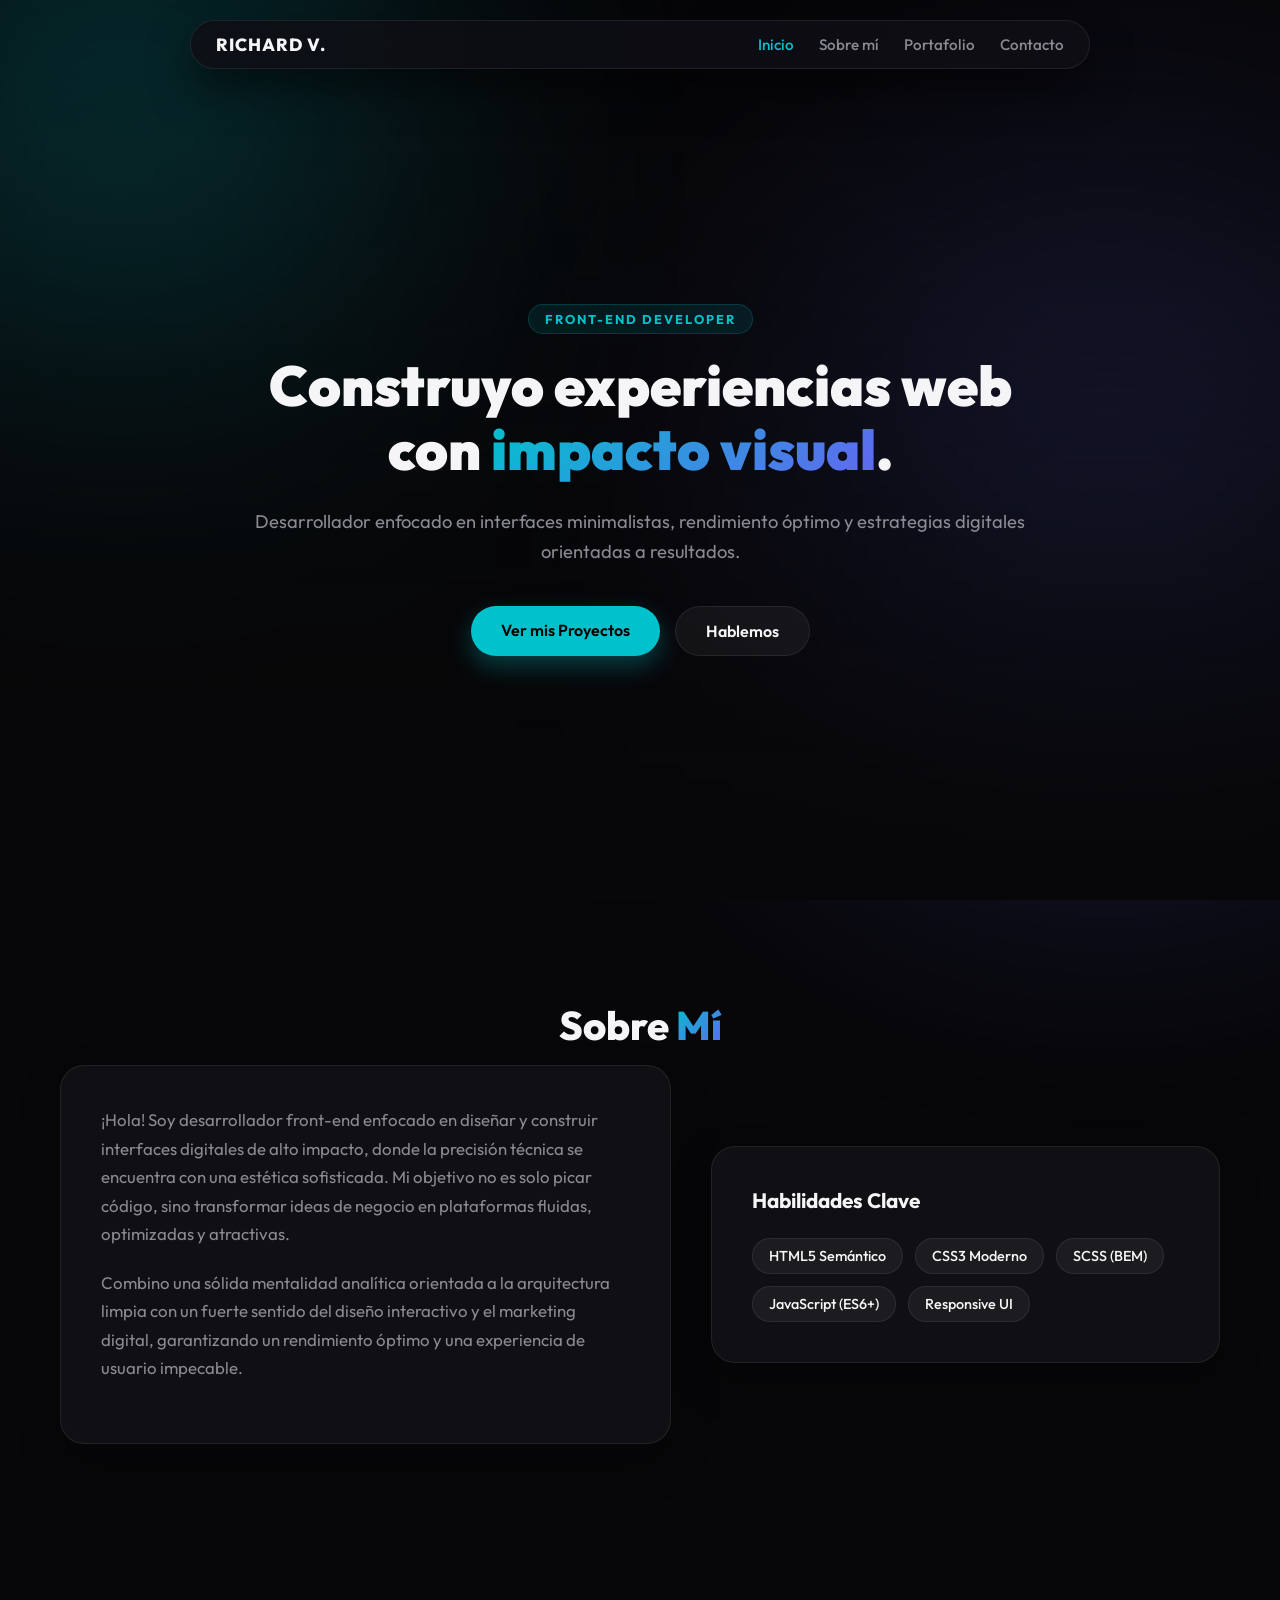
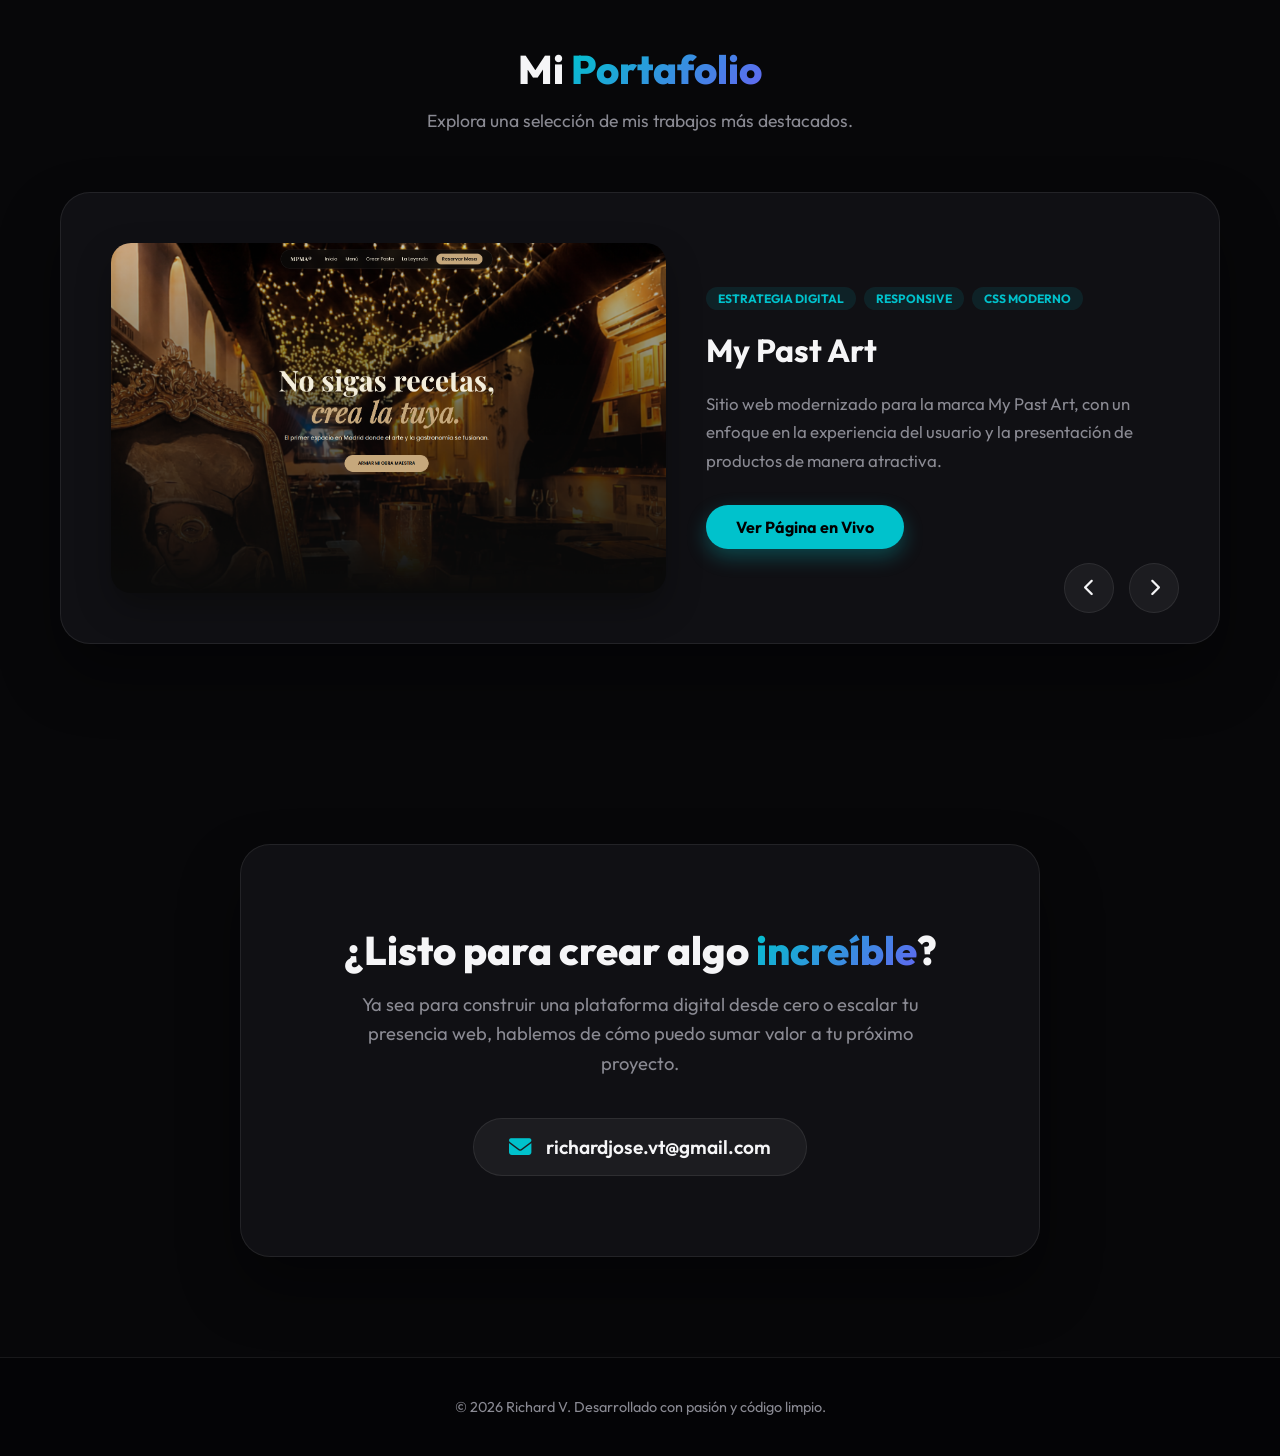
<file: index.html>
<!DOCTYPE html>
<html lang="es">
<head>
    <meta charset="UTF-8">
    <meta name="viewport" content="width=device-width, initial-scale=1.0">
    <title>Richard V. | Portafolio Premium</title>
    <link href="https://fonts.googleapis.com/css2?family=Outfit:wght@300;400;500;600;700;800;900&display=swap" rel="stylesheet">
    <link rel="stylesheet" href="https://cdnjs.cloudflare.com/ajax/libs/font-awesome/6.4.0/css/all.min.css">
    <link rel="stylesheet" href="style.css">
</head>
<body>
    <!-- Orbes luminosos de fondo (Gradients abstractos) -->
    <div class="glow-orb orb-cyan"></div>
    <div class="glow-orb orb-purple"></div>

    <!-- Header / Navbar Flotante (Glassmorphism) -->
    <header class="header">
        <nav class="nav-pill" id="navbar">
            <a href="#inicio" class="nav-brand">RICHARD V.</a>
            <div class="nav-links" id="nav-menu">
                <a href="#inicio" class="nav-link active">Inicio</a>
                <a href="#sobre-mi" class="nav-link">Sobre mí</a>
                <a href="#portafolio" class="nav-link">Portafolio</a>
                <a href="#contacto" class="nav-link">Contacto</a>
            </div>
            <button class="nav-toggle" id="nav-toggle" aria-label="Abrir menú">
                <i class="fa-solid fa-bars"></i>
            </button>
        </nav>
    </header>

    <main>
        <!-- SECCIÓN HERO -->
        <section id="inicio" class="hero">
            <div class="hero-content">
                <span class="badge">FRONT-END DEVELOPER</span>
                <h1 class="hero-title">Construyo experiencias web con <span class="gradient-text">impacto visual</span>.</h1>
                <p class="hero-desc">Desarrollador enfocado en interfaces minimalistas, rendimiento óptimo y estrategias digitales orientadas a resultados.</p>
                <div class="hero-actions">
                    <a href="#portafolio" class="btn-primary">Ver mis Proyectos</a>
                    <a href="#contacto" class="btn-secondary">Hablemos</a>
                </div>
            </div>
        </section>

        <!-- SECCIÓN SOBRE MÍ -->
        <section id="sobre-mi" class="about">
            <div class="section-container">
                <h2 class="section-title">Sobre <span class="gradient-text">Mí</span></h2>
                <div class="about-grid">
                    <div class="about-text-card">
                        <p>¡Hola! Soy desarrollador front-end enfocado en diseñar y construir interfaces digitales de alto impacto, donde la precisión técnica se encuentra con una estética sofisticada. Mi objetivo no es solo picar código, sino transformar ideas de negocio en plataformas fluidas, optimizadas y atractivas.</p>
                        <p>Combino una sólida mentalidad analítica orientada a la arquitectura limpia con un fuerte sentido del diseño interactivo y el marketing digital, garantizando un rendimiento óptimo y una experiencia de usuario impecable.</p>
                    </div>
                    <div class="skills-card">
                        <h3>Habilidades Clave</h3>
                        <div class="skills-grid">
                            <span class="skill-tag">HTML5 Semántico</span>
                            <span class="skill-tag">CSS3 Moderno</span>
                            <span class="skill-tag">SCSS (BEM)</span>
                            <span class="skill-tag">JavaScript (ES6+)</span>
                            <span class="skill-tag">Responsive UI</span>
                        </div>
                    </div>
                </div>
            </div>
        </section>

        <!-- SECCIÓN PORTAFOLIO (Carrusel Premium) -->
        <section id="portafolio" class="portfolio">
            <div class="section-container">
                <h2 class="section-title">Mi <span class="gradient-text">Portafolio</span></h2>
                <p class="section-subtitle">Explora una selección de mis trabajos más destacados.</p>
                
                <div class="portfolio-carousel-wrapper">
                    <div class="portfolio-track" id="track-proyectos">
                        <!-- Inyectado dinámicamente mediante script.js -->
                    </div>
                    <div class="carousel-arrows">
                        <button class="carousel-btn prev-btn" aria-label="Anterior"><i class="fa-solid fa-chevron-left"></i></button>
                        <button class="carousel-btn next-btn" aria-label="Siguiente"><i class="fa-solid fa-chevron-right"></i></button>
                    </div>
                </div>
            </div>
        </section>

        <!-- SECCIÓN CONTACTO -->
        <section id="contacto" class="contact">
            <div class="section-container">
                <div class="contact-box">
                    <h2 class="section-title">¿Listo para crear algo <span class="gradient-text">increíble</span>?</h2>
                    <p class="contact-desc">Ya sea para construir una plataforma digital desde cero o escalar tu presencia web, hablemos de cómo puedo sumar valor a tu próximo proyecto.</p>
                    <a href="mailto:richardjose.vt@gmail.com" class="contact-card-btn">
                        <i class="fa-solid fa-envelope"></i>
                        <span>richardjose.vt@gmail.com</span>
                    </a>
                </div>
            </div>
        </section>
    </main>

    <!-- FOOTER -->
    <footer class="footer">
        <p>&copy; 2026 Richard V. Desarrollado con pasión y código limpio.</p>
    </footer>

    <script src="script.js"></script>
</body>
</html>
</file>
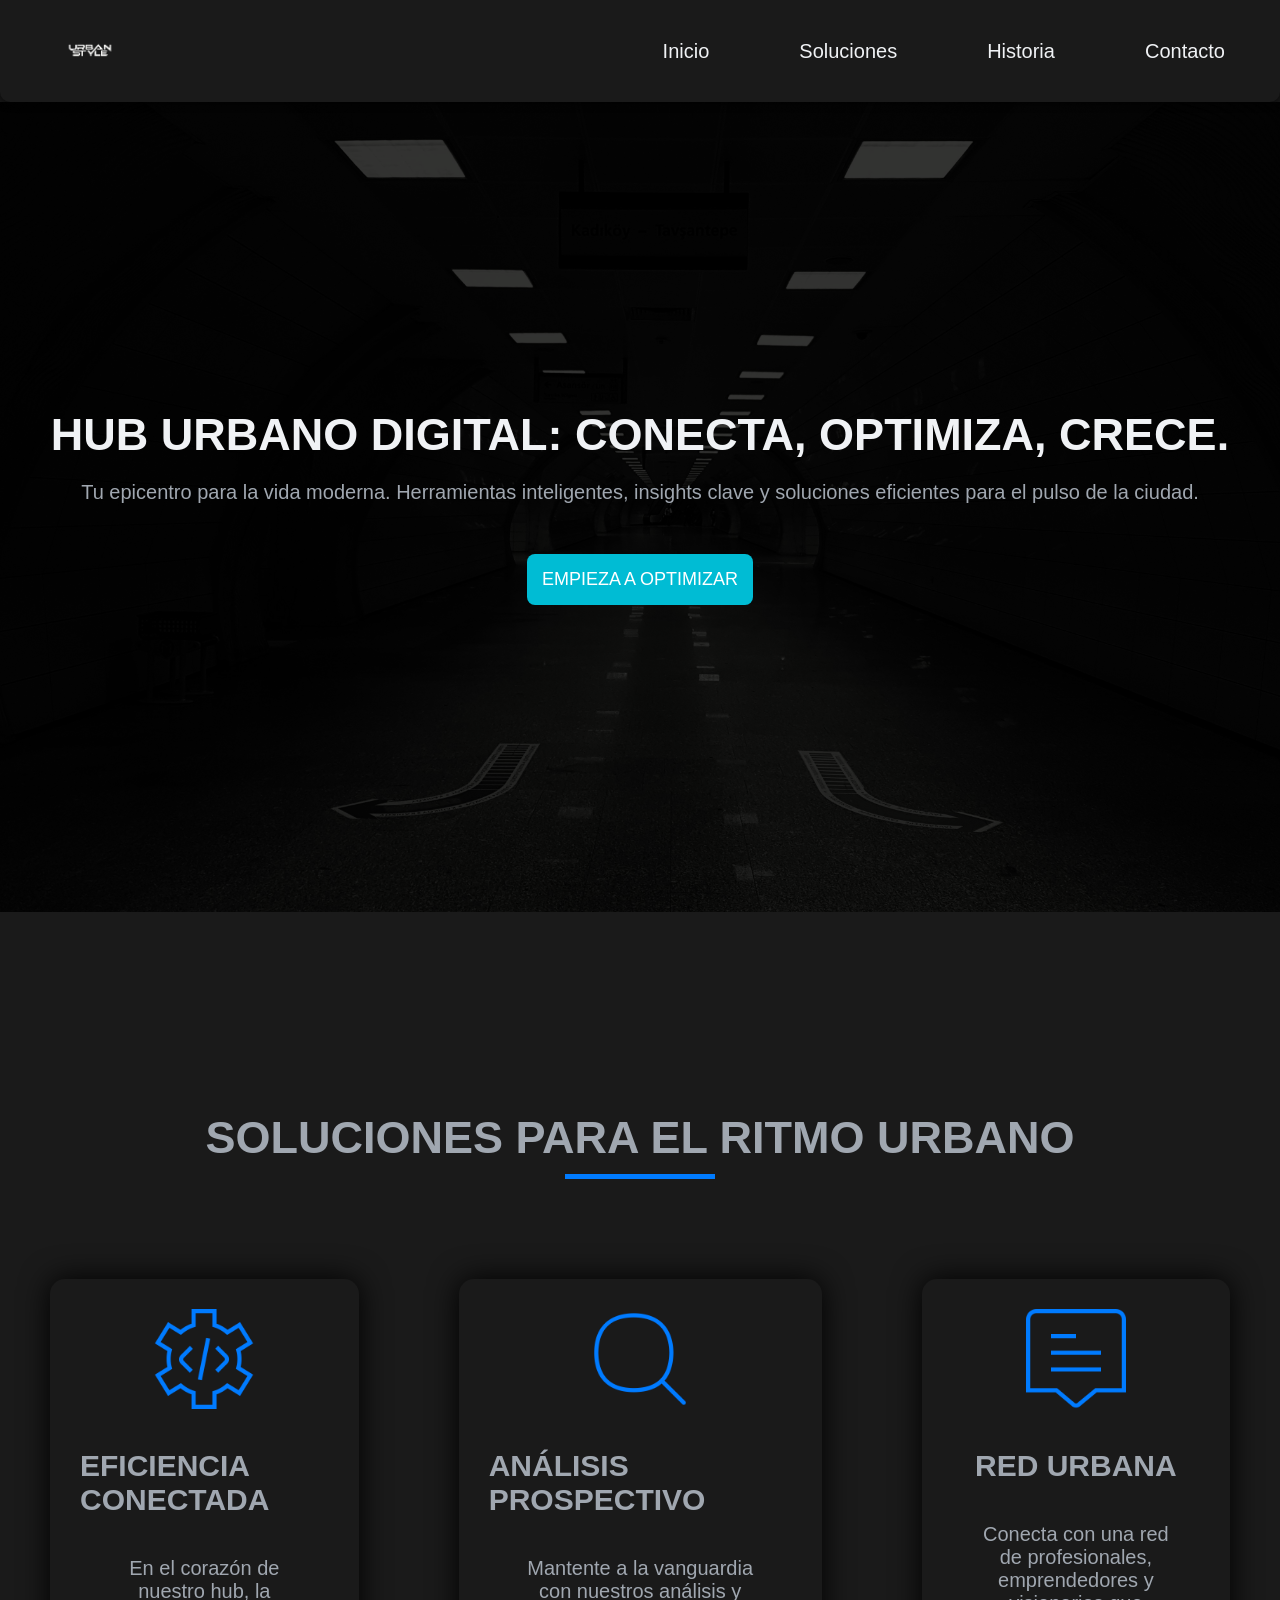
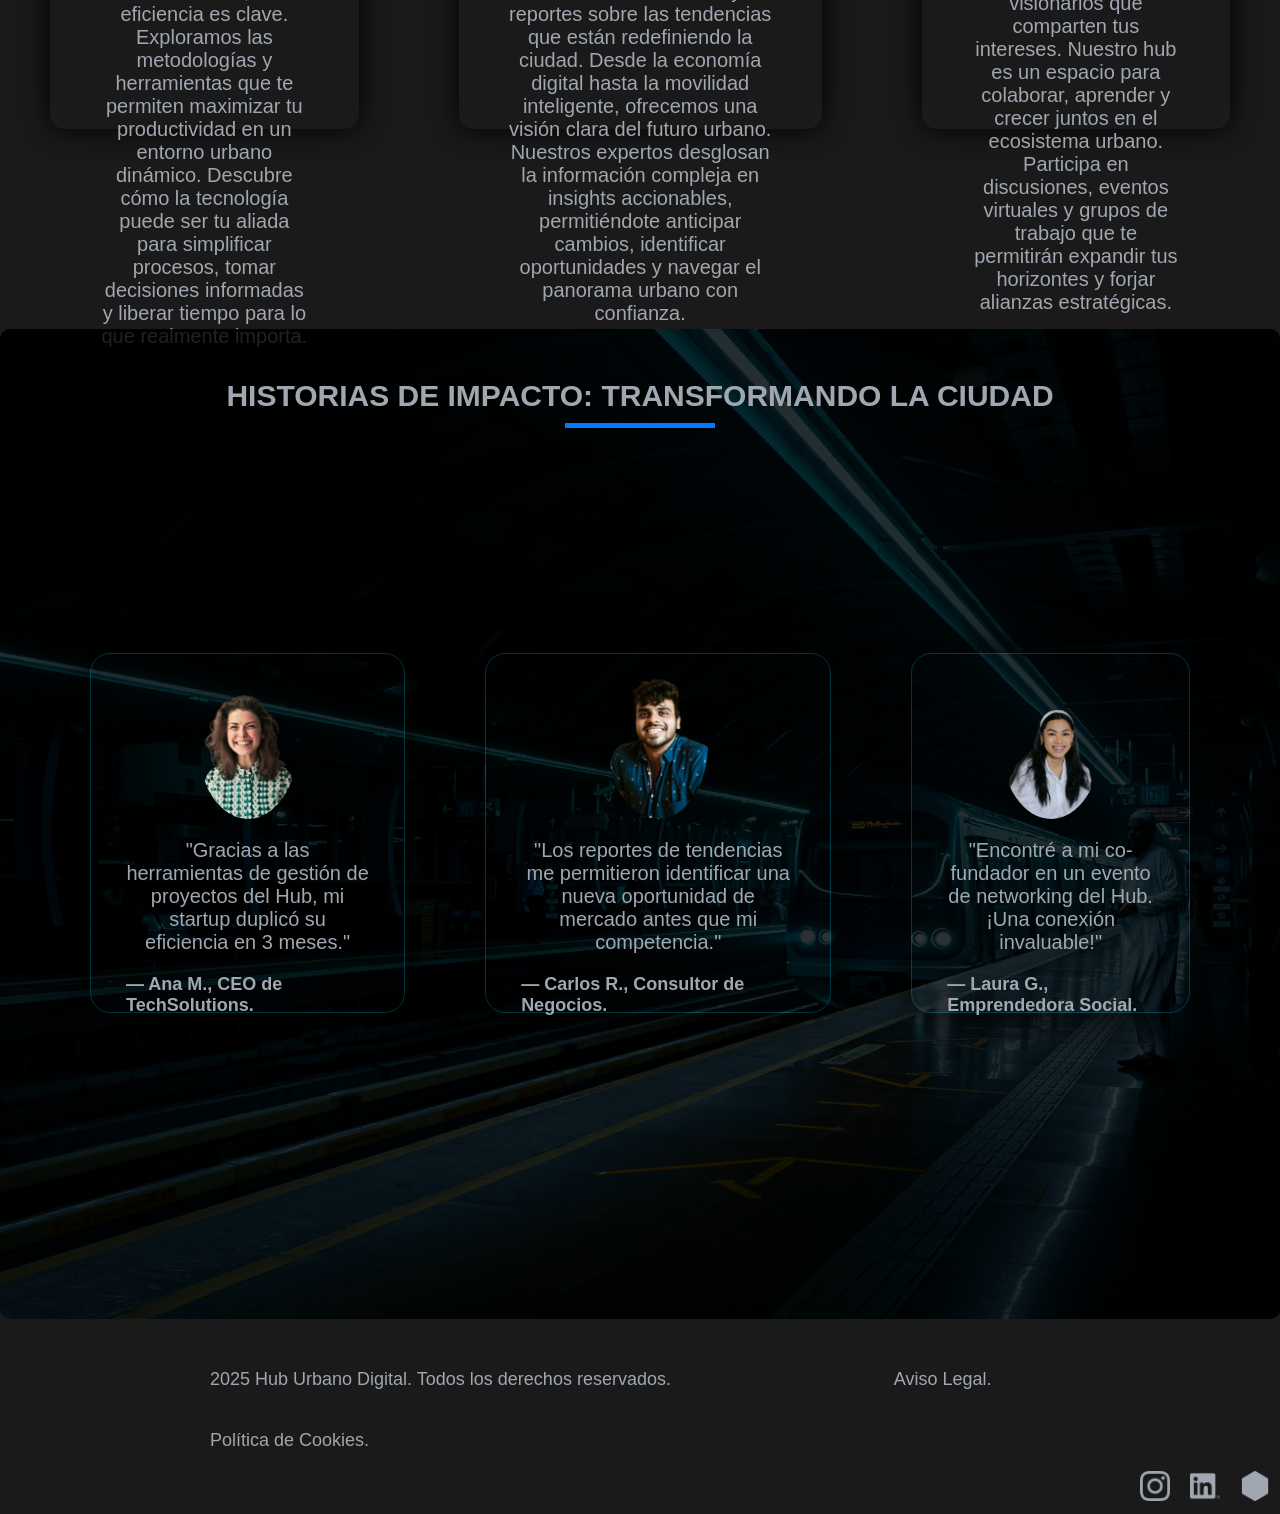
<file: Hub-Urbano-Digital/index.html>
<!DOCTYPE html>
<html lang="en">
<head>
    <meta charset="UTF-8">
    <meta name="viewport" content="width=device-width, initial-scale=1.0">
    <title>Hub Urbano Digital</title>
    <link rel="stylesheet" href="style.css">
</head>
<body>
    <header class="header">
        <input type="checkbox" class="header__checkbox" id="open__menu">
        <label for="open__menu" class="header__open-nav-button" role="button">=</label>
        <div class="header__logo-conteiner">
            <img src="Logo.png" class="header__logo">
        </div>
        <nav class="header__nav">
            <ul class="header__nav-list">
                <li class="header__nav-item"><a href="#">Inicio</a></li>
                <li class="header__nav-item"><a href="#">Soluciones</a></li>
                <li class="header__nav-item"><a href="#">Historia</a></li>
                <li class="header__nav-item"><a href="#">Contacto</a></li>
            </ul>
        </nav>
    </header>
    <main>
        <div class="overlay">

        </div>
        <div class="main__container">
            <h1>HUB URBANO DIGITAL: CONECTA, OPTIMIZA, CRECE.</h1>
            <p>Tu epicentro para la vida moderna. Herramientas inteligentes, insights clave y soluciones eficientes para el pulso de la ciudad.</p>
            <button>EMPIEZA  A  OPTIMIZAR</button>
        </div>
        

        <section>
            <h1 class="section__h1">SOLUCIONES PARA EL RITMO URBANO</h1>
            <div class="line__container">
                <div class="line">

                </div>
            </div>
            <div class="section__container">
                <div class="section__text">
                    <img src="ajustes.png" alt="lupa">
                    <h2>EFICIENCIA CONECTADA</h2>
                    <p>En el corazón de nuestro hub, la eficiencia es clave. Exploramos las metodologías y herramientas que te permiten maximizar tu productividad en un entorno urbano dinámico.

                    Descubre cómo la tecnología puede ser tu aliada para simplificar procesos, tomar decisiones informadas y liberar tiempo para lo que realmente importa.</p>
                </div>
                <div class="section__text">
                    <img src="lupa.png" alt="lupa">
                    <h2>ANÁLISIS PROSPECTIVO</h2>
                    <p>Mantente a la vanguardia con nuestros análisis y reportes sobre las tendencias que están redefiniendo la ciudad. Desde la economía digital hasta la movilidad inteligente, ofrecemos una visión clara del futuro urbano.

                    Nuestros expertos desglosan la información compleja en insights accionables, permitiéndote anticipar cambios, identificar oportunidades y navegar el panorama urbano con confianza.</p>
                </div>
                <div class="section__text">
                    <img src="burbuja_texto.png" alt="burbuja">
                    <h2>RED URBANA</h2>
                    <p>Conecta con una red de profesionales, emprendedores y visionarios que comparten tus intereses. Nuestro hub es un espacio para colaborar, aprender y crecer juntos en el ecosistema urbano.

                    Participa en discusiones, eventos virtuales y grupos de trabajo que te permitirán expandir tus horizontes y forjar alianzas estratégicas.</p>
                </div>
            </div>
        </section>

        <section>
            <div  class="section__img">
            <div class="overlay2">

            </div>
            <h1 class="section__container2_h1">HISTORIAS DE IMPACTO: TRANSFORMANDO LA CIUDAD</h1>
            <div class="line__container">
                <div class="line">

                </div>
            </div>
            <div class="section__container2">
                <div class="section__decla">
                    <img src="persona1.png" alt="1">
                    <div class="div__text">
                        <p>"Gracias a las herramientas de gestión de proyectos del Hub, mi startup duplicó su eficiencia en 3 meses."</p>
                        <h4>— Ana M., CEO de TechSolutions.</h4>
                    </div>
                    
                </div>
                <div class="section__decla">
                    <img src="persona2.png" alt="2">
                    <div class="div__text">
                        <p>"Los reportes de tendencias me permitieron identificar una nueva oportunidad de mercado antes que mi competencia."</p>
                    <h4>— Carlos R., Consultor de Negocios.</h4>
                    </div>
                    
                </div>
                <div class="section__decla">
                    <img src="Persona3.png" alt="">
                    <div class="div__text">
                        <p>"Encontré a mi co-fundador en un evento de networking del Hub. ¡Una conexión invaluable!"</p>
                    <h4>— Laura G., Emprendedora Social.</h4>
                    </div>
                    
                </div>
            </div>
            </div>
        </section>

    </main>
    <footer>
        <div class="footer__container">
            <div class="footer__text">
                <p> 2025 Hub Urbano Digital. Todos los derechos reservados.</p>
            </div>
            <div class="footer__text">
                <p> Aviso Legal.</p>
            </div>
            <div class="footer__text">
                <p> Política de Cookies.</p>
            </div>
            <div class="img__container">
                <div class="footer__text">
                <img src="instagram (1).png" alt="ig">
            </div>
            <div class="footer__text">
                <img src="linkedin.png" alt="lin">
            </div>
            <div class="footer__text">
                <img src="node-js.png" alt="nd">
            </div>
            </div>
            

            
        </div>
    </footer>
</body>
</html>
</file>
<file: style.css>
@charset "UTF-8";
* {
  margin: 0;
  padding: 0;
  box-sizing: border-box;
  font-family: "Outfit", sans-serif;
  scroll-behavior: smooth;
}

body {
  background-color: #070709;
  color: #f5f5f7;
  overflow-x: hidden;
  position: relative;
}

/* Orbes de fondo (Gradients abstractos premium) */
.glow-orb {
  position: fixed;
  border-radius: 50%;
  filter: blur(140px);
  z-index: -1;
  opacity: 0.35;
  pointer-events: none;
  animation: floatOrb 12s infinite alternate ease-in-out;
}
.glow-orb.orb-cyan {
  top: -10%;
  left: -10%;
  width: 500px;
  height: 500px;
  background: #00c2cc;
}
.glow-orb.orb-purple {
  bottom: 10%;
  right: -10%;
  width: 600px;
  height: 600px;
  background: #6366f1;
  animation-delay: -6s;
}

@keyframes floatOrb {
  0% {
    transform: translateY(0) scale(1);
  }
  100% {
    transform: translateY(40px) scale(1.1);
  }
}
.gradient-text {
  background: linear-gradient(135deg, #00c2cc, #6366f1);
  -webkit-background-clip: text;
  -webkit-text-fill-color: transparent;
}

/* NAVBAR PREMIUM (Isla Dinámica / Glassmorphism) */
/* NAVBAR DINÁMICO & GLASSMORPHISM */
.header {
  position: fixed;
  top: 20px;
  left: 0;
  width: 100%;
  z-index: 1000;
  display: flex;
  justify-content: center;
  padding: 0 20px;
  transition: top 0.4s ease;
}

.nav-pill {
  background: rgba(15, 15, 20, 0.85);
  backdrop-filter: blur(20px);
  -webkit-backdrop-filter: blur(20px);
  border: 1px solid rgba(255, 255, 255, 0.08);
  padding: 12px 25px;
  border-radius: 50px;
  display: flex;
  align-items: center;
  justify-content: space-between;
  width: 100%;
  max-width: 900px;
  box-shadow: 0 20px 40px rgba(0, 0, 0, 0.5);
  transition: all 0.4s cubic-bezier(0.16, 1, 0.3, 1);
  /* Estado dinámico cuando haces scroll */
}
.nav-pill.scrolled {
  padding: 8px 20px;
  background: rgba(10, 10, 12, 0.95);
  max-width: 700px;
  box-shadow: 0 15px 35px rgba(0, 0, 0, 0.7);
}
.nav-pill .nav-brand {
  color: #f5f5f7;
  font-weight: 800;
  text-decoration: none;
  font-size: 1.1rem;
  letter-spacing: 1px;
}
.nav-pill .nav-links {
  display: flex;
  gap: 25px;
}
.nav-pill .nav-links .nav-link {
  color: #8a8a93;
  text-decoration: none;
  font-size: 0.95rem;
  font-weight: 500;
  transition: color 0.3s ease;
}
.nav-pill .nav-links .nav-link:hover, .nav-pill .nav-links .nav-link.active {
  color: #00c2cc;
}
.nav-pill .nav-toggle {
  display: none;
  background: none;
  border: none;
  color: #f5f5f7;
  font-size: 1.3rem;
  cursor: pointer;
}

/* MEDIA QUERY PARA MÓVILES */
@media (max-width: 768px) {
  .nav-pill {
    border-radius: 20px;
    padding: 12px 20px;
  }
  .nav-pill.scrolled {
    padding: 10px 18px;
  }
  .nav-links {
    display: none !important; /* Oculto por defecto en celulares */
    position: absolute;
    top: 70px;
    left: 0;
    width: 100%;
    background: rgba(15, 15, 20, 0.98);
    backdrop-filter: blur(20px);
    flex-direction: column;
    padding: 25px;
    border-radius: 20px;
    border: 1px solid rgba(255, 255, 255, 0.08);
    text-align: center;
    gap: 20px;
    box-shadow: 0 20px 40px rgba(0, 0, 0, 0.8);
    /* Se activa solo cuando JavaScript añade la clase */
  }
  .nav-links.active {
    display: flex !important;
  }
  .nav-toggle {
    display: block !important;
  }
}
/* HERO SECTION */
.hero {
  min-height: 100vh;
  display: flex;
  align-items: center;
  justify-content: center;
  text-align: center;
  padding: 120px 20px 60px;
  background: linear-gradient(to bottom, rgba(7, 7, 9, 0.2), #070709);
}
.hero .hero-content {
  max-width: 800px;
}
.hero .hero-content .badge {
  display: inline-block;
  padding: 6px 16px;
  background: rgba(0, 194, 204, 0.1);
  color: #00c2cc;
  border: 1px solid rgba(0, 194, 204, 0.2);
  border-radius: 30px;
  font-size: 0.8rem;
  font-weight: 700;
  letter-spacing: 2px;
  margin-bottom: 20px;
}
.hero .hero-content .hero-title {
  font-size: 3.5rem;
  font-weight: 900;
  line-height: 1.15;
  margin-bottom: 25px;
}
@media (max-width: 768px) {
  .hero .hero-content .hero-title {
    font-size: 2.5rem;
  }
}
.hero .hero-content .hero-desc {
  font-size: 1.15rem;
  color: #8a8a93;
  margin-bottom: 40px;
  line-height: 1.6;
}
.hero .hero-content .hero-actions {
  display: flex;
  justify-content: center;
  gap: 15px;
}
.hero .hero-content .hero-actions a {
  padding: 14px 30px;
  border-radius: 30px;
  font-weight: 600;
  text-decoration: none;
  transition: all 0.3s ease;
}
.hero .hero-content .hero-actions .btn-primary {
  background: #00c2cc;
  color: #000;
  box-shadow: 0 10px 25px rgba(0, 194, 204, 0.3);
}
.hero .hero-content .hero-actions .btn-primary:hover {
  transform: translateY(-3px);
  box-shadow: 0 15px 30px rgba(0, 194, 204, 0.5);
}
.hero .hero-content .hero-actions .btn-secondary {
  background: rgba(255, 255, 255, 0.05);
  color: #f5f5f7;
  border: 1px solid rgba(255, 255, 255, 0.08);
}
.hero .hero-content .hero-actions .btn-secondary:hover {
  background: rgba(255, 255, 255, 0.1);
}

/* GENERAL SECTIONS CONTAINER */
.section-container {
  max-width: 1200px;
  margin: 0 auto;
  padding: 100px 20px;
}

.section-title {
  font-size: 2.5rem;
  font-weight: 800;
  text-align: center;
  margin-bottom: 15px;
}

.section-subtitle {
  text-align: center;
  color: #8a8a93;
  margin-bottom: 60px;
  font-size: 1.1rem;
}

/* SOBRE MÍ */
.about-grid {
  display: grid;
  grid-template-columns: 1.2fr 1fr;
  gap: 40px;
  align-items: center;
}
@media (max-width: 900px) {
  .about-grid {
    grid-template-columns: 1fr;
  }
}
.about-grid .about-text-card, .about-grid .skills-card {
  background: rgba(20, 20, 25, 0.75);
  backdrop-filter: blur(16px);
  border: 1px solid rgba(255, 255, 255, 0.08);
  padding: 40px;
  border-radius: 24px;
  box-shadow: 0 20px 40px rgba(0, 0, 0, 0.3);
}
.about-grid .about-text-card p, .about-grid .skills-card p {
  color: #8a8a93;
  line-height: 1.7;
  margin-bottom: 20px;
  font-size: 1.05rem;
}
.about-grid .skills-card h3 {
  font-size: 1.3rem;
  margin-bottom: 25px;
  color: #f5f5f7;
}
.about-grid .skills-card .skills-grid {
  display: flex;
  flex-wrap: wrap;
  gap: 12px;
}
.about-grid .skills-card .skills-grid .skill-tag {
  background: rgba(255, 255, 255, 0.05);
  border: 1px solid rgba(255, 255, 255, 0.08);
  padding: 8px 16px;
  border-radius: 30px;
  font-size: 0.9rem;
  font-weight: 500;
  color: #f5f5f7;
}

/* PORTAFOLIO CAROUSEL */
.portfolio-carousel-wrapper {
  position: relative;
  overflow: hidden;
  border-radius: 30px;
  background: rgba(20, 20, 25, 0.75);
  border: 1px solid rgba(255, 255, 255, 0.08);
  box-shadow: 0 30px 60px rgba(0, 0, 0, 0.4);
}
.portfolio-carousel-wrapper .portfolio-track {
  display: flex;
  transition: transform 0.6s cubic-bezier(0.16, 1, 0.3, 1);
}
.portfolio-carousel-wrapper .project-card {
  min-width: 100%;
  display: grid;
  grid-template-columns: 1.2fr 1fr;
  align-items: center;
  padding: 50px;
  gap: 40px;
}
@media (max-width: 900px) {
  .portfolio-carousel-wrapper .project-card {
    grid-template-columns: 1fr;
    padding: 30px;
  }
}
.portfolio-carousel-wrapper .project-card .project-img-container {
  width: 100%;
  height: 350px;
  border-radius: 20px;
  overflow: hidden;
  box-shadow: 0 15px 35px rgba(0, 0, 0, 0.3);
}
.portfolio-carousel-wrapper .project-card .project-img-container img {
  width: 100%;
  height: 100%;
  -o-object-fit: cover;
     object-fit: cover;
  transition: transform 0.5s ease;
}
.portfolio-carousel-wrapper .project-card .project-img-container img:hover {
  transform: scale(1.05);
}
.portfolio-carousel-wrapper .project-card .project-info .project-tags {
  display: flex;
  gap: 8px;
  margin-bottom: 20px;
  flex-wrap: wrap;
}
.portfolio-carousel-wrapper .project-card .project-info .project-tags span {
  background: rgba(0, 194, 204, 0.1);
  color: #00c2cc;
  padding: 4px 12px;
  border-radius: 20px;
  font-size: 0.75rem;
  font-weight: 700;
  text-transform: uppercase;
}
.portfolio-carousel-wrapper .project-card .project-info h3 {
  font-size: 2rem;
  margin-bottom: 20px;
  font-weight: 700;
}
.portfolio-carousel-wrapper .project-card .project-info p {
  color: #8a8a93;
  line-height: 1.7;
  margin-bottom: 30px;
  font-size: 1.05rem;
}
.portfolio-carousel-wrapper .project-card .project-info .btn-project {
  display: inline-block;
  padding: 12px 30px;
  background: #00c2cc;
  color: #000;
  font-weight: 700;
  text-decoration: none;
  border-radius: 30px;
  transition: 0.3s ease;
  box-shadow: 0 8px 20px rgba(0, 194, 204, 0.3);
}
.portfolio-carousel-wrapper .project-card .project-info .btn-project:hover {
  transform: translateY(-2px);
  box-shadow: 0 12px 25px rgba(0, 194, 204, 0.5);
}
.portfolio-carousel-wrapper .carousel-arrows {
  position: absolute;
  bottom: 30px;
  right: 40px;
  display: flex;
  gap: 15px;
  z-index: 10;
}
@media (max-width: 900px) {
  .portfolio-carousel-wrapper .carousel-arrows {
    position: relative;
    bottom: auto;
    right: auto;
    justify-content: center;
    margin-bottom: 20px;
  }
}
.portfolio-carousel-wrapper .carousel-arrows .carousel-btn {
  width: 50px;
  height: 50px;
  border-radius: 50%;
  background: rgba(255, 255, 255, 0.05);
  border: 1px solid rgba(255, 255, 255, 0.08);
  color: #f5f5f7;
  font-size: 1.1rem;
  cursor: pointer;
  transition: 0.3s ease;
  display: flex;
  align-items: center;
  justify-content: center;
}
.portfolio-carousel-wrapper .carousel-arrows .carousel-btn:hover {
  background: #00c2cc;
  color: #000;
  border-color: #00c2cc;
}

/* CONTACTO */
/* CONTACTO RESPONSIVO Y BLINDADO */
.contact-box {
  background: rgba(20, 20, 25, 0.75);
  backdrop-filter: blur(20px);
  border: 1px solid rgba(255, 255, 255, 0.08);
  padding: 80px 40px;
  border-radius: 30px;
  text-align: center;
  box-shadow: 0 30px 60px rgba(0, 0, 0, 0.4);
  max-width: 800px;
  margin: 0 auto;
  /* Ajuste clave para celulares */
}
@media (max-width: 768px) {
  .contact-box {
    padding: 40px 20px;
    border-radius: 20px;
  }
}
.contact-box .contact-desc {
  color: #8a8a93;
  font-size: 1.15rem;
  max-width: 600px;
  margin: 0 auto 40px;
  line-height: 1.6;
}
@media (max-width: 768px) {
  .contact-box .contact-desc {
    font-size: 0.95rem;
    margin-bottom: 30px;
  }
}
.contact-box .contact-card-btn {
  display: inline-flex;
  align-items: center;
  gap: 15px;
  padding: 16px 35px;
  background: rgba(255, 255, 255, 0.05);
  border: 1px solid rgba(255, 255, 255, 0.08);
  color: #f5f5f7;
  text-decoration: none;
  border-radius: 30px;
  font-size: 1.2rem;
  font-weight: 600;
  transition: 0.3s ease;
  max-width: 100%;
  word-break: break-word; /* Evita que el correo rompa el contenedor */
}
@media (max-width: 768px) {
  .contact-box .contact-card-btn {
    padding: 12px 20px;
    font-size: 0.95rem; /* Se reduce elegantemente en móviles */
    gap: 10px;
    border-radius: 20px;
  }
}
.contact-box .contact-card-btn i {
  color: #00c2cc;
  font-size: 1.4rem;
  flex-shrink: 0; /* Evita que el ícono se deforme */
}
.contact-box .contact-card-btn:hover {
  background: rgba(255, 255, 255, 0.1);
  transform: translateY(-3px);
  border-color: #00c2cc;
}

/* FOOTER */
.footer {
  border-top: 1px solid rgba(255, 255, 255, 0.08);
  padding: 40px 20px;
  text-align: center;
  color: #8a8a93;
  font-size: 0.9rem;
  background: rgba(5, 5, 7, 0.95);
}/*# sourceMappingURL=style.css.map */
</file>
<file: Hub-Urbano-Digital/style.css>
:root{
    --Blanco: #FFFFFF;
    --Gris_claro: #F0F2F5;
    --Gris_medio: #A0A7B0;
    --Negro_profundo: #1A1A1A;
    --Azul_eléctrico: #007BFF;
    --Cian_vibrante: #00BCD4;
    --Naranja_energético: #FF8C00;
    --Amarillo_vibrante: #FFD700;
    --Gris_oscuro: #333333;
    --Negro_para_títulos: #000000;
}





*{
    box-sizing: border-box;
    margin: 0;
    padding: 0;
    font-family: sans-serif;
}

html{
    font-size: 62.5%;
}

body{
    background-color: var(--Negro_profundo);
}

.header {
    background-color: var(--Negro_profundo);
    display: flex;
    justify-content: space-between;
    align-items: center;
    position: relative;
    z-index: 10;
    text-align: center;
    color: var(--Gris_claro);
    box-shadow: 0 0 10px var(--Negro_para_títulos);
    border-bottom-left-radius: 10px ;
    border-bottom-right-radius: 10px;
}

.header__open-nav-button {
    color: var(--marron);
    font-size: 3rem;
    font-weight: 600;
    position: absolute;
    right: 10px;
}

.header__checkbox{
    display: none;
}

.header__nav-list {
    display: flex;
    flex-direction: column;
    height: 40vh;
    margin: auto;
    justify-content: space-evenly;
    font-size: 'merriweather';
}

.header__nav {
    display: none;
    background-color: var(--Gris_claro);
    position: absolute;
    height: 100vh;
    width: 100vw;
    top: 0;
    z-index: -1;
    background-color: initial;
}

.header__checkbox:checked ~ .header__nav {
    display: flex;
    position: absolute;
    background-color: var(--Negro_profundo);
}



.header__logo {
    max-width: 100%;
    width: 60px;
    margin-left: 60px;
}

.header__nav-item {
    list-style: none;
}

.header__nav-item a{
    color: inherit;
    text-decoration: none;
    font-size: 30px;
    transition: color 0.4s;
}

.header__nav-item a:hover{
    color: var(--Cian_vibrante);
}



/*----- MEDIA -----*/

@media screen and (min-width: 600px){

    .header{
        display: flex;
        padding: 20px 0;
        animation: HeaderMovement both;
        animation-timeline: scroll();
        position: sticky;
        top: 0;
        animation-range: 10px 100px;
    }

    .header__nav {
        display: block;
        position: static;
        height: auto;
        width: auto;
        justify-content: space-between;
        z-index: auto;
    }

    .header__nav-list {
        flex-direction: row;
        height: auto;
        width: auto;
        gap: 20px;
        margin-right: 20px;
    }

    .header__open-nav-button {
        display: none;
    }

    .header__nav-item a{
        font-size: 2rem;
        padding: 5px;
        margin: 0 30px;
    }

    
    
}

/*--------------------------------------------------------------*/

.main__container{
    display: flex;
    flex-direction: column;
    background-image: url('main_img.jpg');
    background-size: cover;
    background-position: center;
    min-height: 90vh;
    align-items: center;
    justify-content: center;
}

.overlay{
    position: absolute;
    background-color: #000c;
    width: 100%;
    min-height: 90vh;
}

.main__container h1{
    color: var(--Gris_claro);
    margin-left: 22px;
    margin-right: 22px;
    font-size: 4.5rem;
    z-index: 1;
    text-align: center;
}

.main__container p{
    color: var(--Gris_medio);
    font-size: 2rem;
    z-index: 1;
    text-align: center;
    margin: 20px;
}

.main__container button{
    color: var(--Blanco);
    background-color: var(--Cian_vibrante);
    font-size: 1.8rem;
    font-weight: 500;
    z-index: 1;
    padding: 15px;
    border: none;
    border-radius: 8px;
    margin-top: 30px;
    transition: box-shadow 0.4s, background-color 0.4s;
}

.main__container button:hover{
    box-shadow: 0 0 15px var(--Cian_vibrante);
    background-color: var(--Azul_eléctrico);
    margin-top: 30px;
}

/*----------------------------------------------------------------------------------------*/

.section__h1{
    color: var(--Gris_medio);
    font-size: 3rem;
    margin-top: 100px;
    text-align: center;
}

.line__container{
    display: flex;
    align-items: center;
    justify-content: center;
    z-index: 1;
}

.line{
    background-color: var(--Azul_eléctrico);
    width: 150px;
    height: 5px;
    margin-top: 10px;
    z-index: 1;
}

.section__container{
    display: flex;
    flex-direction: column;
    margin-top: 100px;
}

.section__text{
    margin: 50px;
    display: flex;
    flex-direction: column;
    align-items: center;
    box-shadow: 0 0 30px var(--Negro_para_títulos);
    padding: 30px;
    border-radius: 15px;
    color: var(--Gris_medio);
    animation-name: aparecer;
    animation-timeline: scroll();
    scroll-timeline-name: --aparecer;
}

.section__text:hover{
    box-shadow: 0 0 50px var(--Negro_para_títulos);
}

.section__text h2{
    font-size: 2.5rem;
    margin-top: 40px;
    margin-bottom: 20px;
}

.section__text p{
    font-size: 1.6rem;
    text-align: center;
}

.section__text img{
    width: 100%;
    width: 100px;
    height: 100px;
}

@keyframes aparecer {
    from{
        opacity: 0;
    }

    to{
        opacity: 1;
    }
}

@media screen and (min-width:600px) {
    .section__text{
        height: 50vh;
    }

    .section__text h2{
        font-size: 3rem;
    }

    .section__text p{
        font-size: 2rem;
        margin: 20px
    }

    .section__container{
        flex-direction: row;
        margin-top: 50px;
        margin-bottom: 150px;
    }

    .section__h1{
        font-size: 4.5rem;
        margin-top: 200px;
    }

}

/*--------------------------------------------------------*/


.section__img{
    background-image: url('fondo_2.jpg');
    background-size: cover;
    background-position: center;
    height: 110vh;
    border-radius: 10px;
}

.overlay2{
    background-color: #000000cc;
    height: 110vh;
    width: 100%;
    position: absolute;
    border-radius: 10px;

}

.section__container2_h1{
    font-size: 3rem;
    color: var(--Gris_medio);
    text-align: center;
    margin-top: 100px;
    z-index: 1;
    position: relative;
    padding-top: 50px;
}

.section__container2{
    display: flex;
    flex-direction: column;
    align-items: center;
    justify-content: center;
    margin-top: 50px;
    z-index: 1;
}

.section__decla{
    display: flex;
    align-items: center;
    border: 1px solid #00BCD444;
    box-shadow: 0 0 50px var(--Negro_para_títulos);
    border-radius: 20px;
    color: var(--Gris_medio);
    margin: 25px;
    padding: 15px;
    z-index: 1;
}

.section__decla p{
    text-align: center;
    margin: 20px;
    font-size: 1.6rem;
}

.section__decla h4{
    margin-left: 20px;
    font-size: 1.3rem;
}

.section__decla img{
    width: 100%;
    width: 100px;
    border-radius: 100%;
}

.div__text h4{
    display: flex;
    flex-direction: column;
    align-items: center;
}

@media screen and (min-width: 600px) {
    .section__container2{
        flex-direction: row;
        margin: 50px;
        align-items: center;
        justify-content: center;
    }

    .section__decla{
        flex-direction: column;
        margin-top: 175px;
        height: 40vh;
        margin-left: 40px;
        margin-right: 40px;
    }

    .section__decla p{
        font-size: 2rem;
    }

    .section__decla h4{
        font-size: 1.8rem;
    }
}

/*-----------------------------------------------------*/

.footer__container{
    background-color: var(--Negro_profundo);
    height: 19vh;
    width: 100%;
    padding-top: 20px;

}



.footer__text{
    display: flex;
    flex-direction: column;
    color: var(--Gris_medio);
    text-align: center;
    margin: 10px;
    font-size: 1.2rem;
}

.footer__text img{
    width: 100%;
    width: 30px;
}

.img__container{
    display: flex;
    align-items: center;
    justify-content:center ;
}

@media screen and (min-width: 600px){
    .footer__text{
        display: inline-block;
    }

    .footer__text p{
        margin-left: 200px;
        margin-top: 20px;
        font-size: 1.8rem;
    }

    .footer__container{
        flex-direction: row;
    }

    .img__container{
        justify-content: end;
        position: relative;
    }


}
</file>
